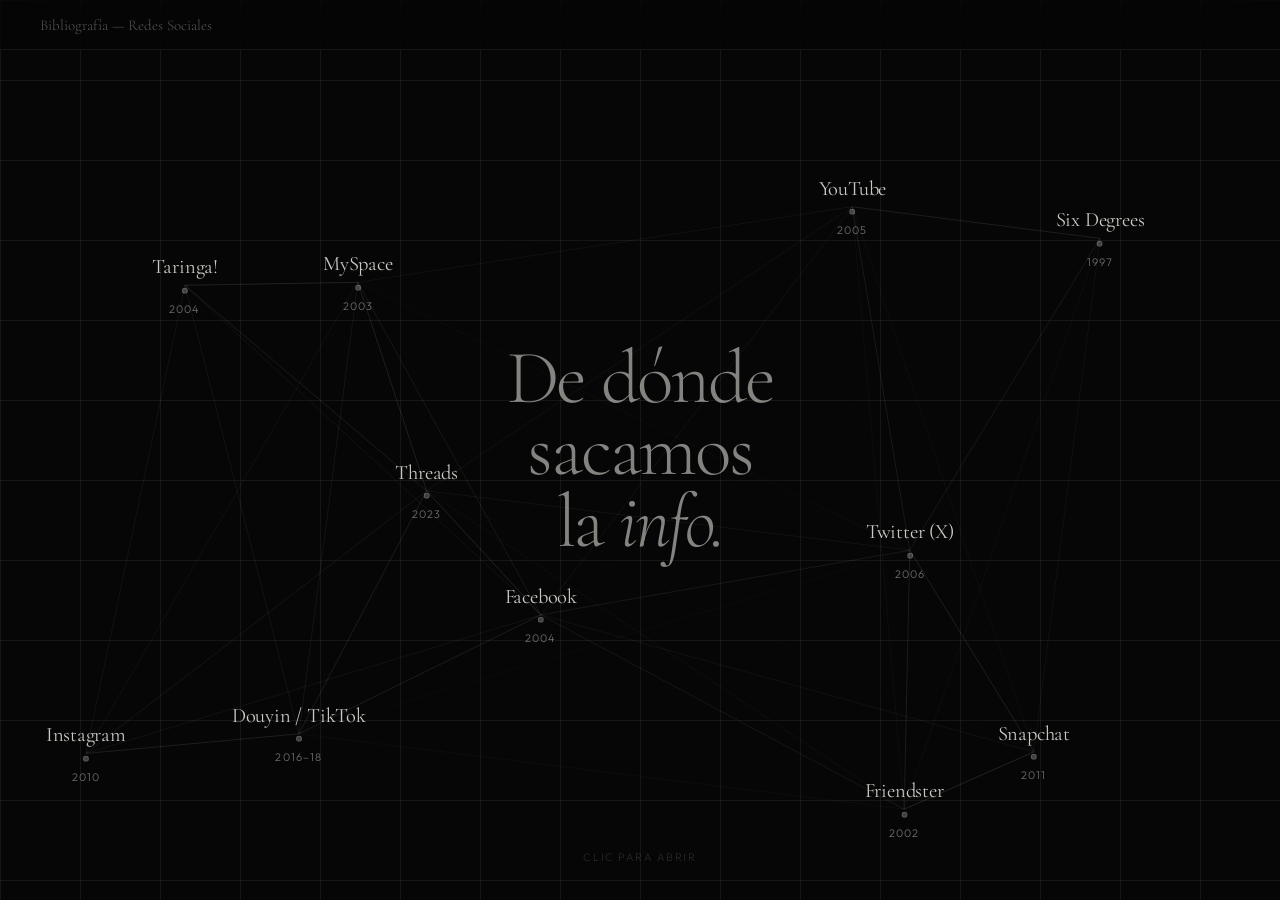
<file: html/info-redes.html>
<!DOCTYPE html>
<html lang="es">

<head>
    <meta charset="UTF-8">
    <meta name="viewport" content="width=device-width, initial-scale=1.0">
    <title>Fuentes</title>
    <link
        href="https://fonts.googleapis.com/css2?family=Cormorant+Garamond:ital,wght@0,300;0,400;1,300;1,400&family=Outfit:wght@200;300;400&display=swap"
        rel="stylesheet">
    <script src="https://cdnjs.cloudflare.com/ajax/libs/gsap/3.12.5/gsap.min.js"></script>
    <link rel="stylesheet" href="/styles/info-redes.css">
</head>

<body>

    <canvas id="c"></canvas>

    <nav>
        <span class="nav-l">Bibliografía — Redes Sociales</span>
    </nav>

    <div id="hint">
        <h1>De dónde<br>sacamos<br>la <em>info.</em></h1>
    </div>

    <div id="tooltip">
        <div id="tooltip-name"></div>
        <div id="tooltip-year"></div>
        <div id="tooltip-src-label">Fuente</div>
        <div id="tooltip-src">
            <svg viewBox="0 0 11 11" fill="none">
                <path d="M1.5 5.5h8M5.5 1.5l4 4-4 4" stroke="currentColor" stroke-width="1.2" stroke-linecap="round"
                    stroke-linejoin="round" />
            </svg>
            <span id="tooltip-src-text"></span>
        </div>
    </div>

    <div id="instruction">Clic para abrir</div>

    <script src="/js/info-redes.js"></script>
</body>

</html>
</file>
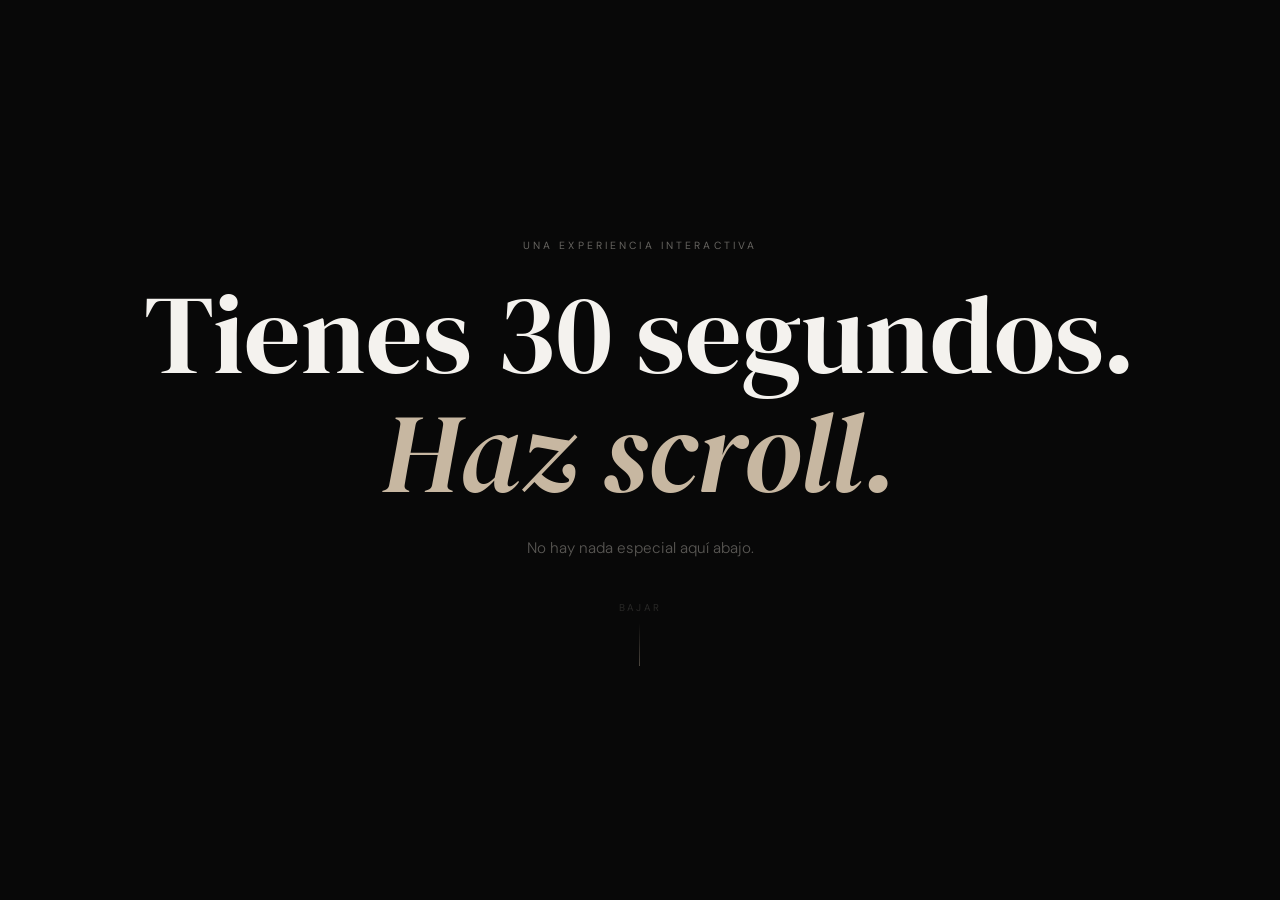
<file: html/juego.html>
<!DOCTYPE html>
<html lang="es">

<head>
    <meta charset="UTF-8">
    <meta name="viewport" content="width=device-width, initial-scale=1.0">
    <title>Juego Psicológico</title>
    <script src="https://cdnjs.cloudflare.com/ajax/libs/gsap/3.12.2/gsap.min.js"></script>
    <link rel="stylesheet" href="/styles/juego.css">nk
</head>

<body>

    <!-- INTRO -->
    <div id="intro">
        <div class="intro-eyebrow">Una experiencia interactiva</div>
        <div class="intro-title">Tienes 30 segundos.<br><em>Haz scroll.</em></div>
        <div class="intro-sub">No hay nada especial aquí abajo.</div>
        <div class="scroll-cta" id="scroll-cta">
            <span>Bajar</span>
            <div class="scroll-line"></div>
        </div>
    </div>

    <!-- FEED STAGE -->
    <div id="feed-stage">

        <!-- LEFT -->
        <div class="side-panel left">
            <div class="side-slot" id="sl-count">
                <div class="tw-counter" id="live-count">0</div>
                <div class="tw-label">publicaciones<br>vistas</div>
            </div>
            <div class="side-slot" id="sl-l1">
                <div class="tw-text" id="tw-l1"></div>
            </div>
            <div class="side-slot" id="sl-l2">
                <div class="tw-text" id="tw-l2"></div>
            </div>
            <div class="side-slot" id="sl-l3">
                <div class="tw-text" id="tw-l3"></div>
            </div>
        </div>

        <!-- PHONE -->
        <div id="phone-wrap">
            <div id="phone">
                <div id="feed-header">
                    <div class="feed-logo">momento</div>
                    <div class="feed-nav">
                        <svg viewBox="0 0 24 24">
                            <path d="M21 15a2 2 0 0 1-2 2H7l-4 4V5a2 2 0 0 1 2-2h14a2 2 0 0 1 2 2z" />
                        </svg>
                        <svg viewBox="0 0 24 24">
                            <path d="M18 8A6 6 0 0 0 6 8c0 7-3 9-3 9h18s-3-2-3-9" />
                            <path d="M13.73 21a2 2 0 0 1-3.46 0" />
                        </svg>
                        <div class="notif-dot"></div>
                    </div>
                </div>
                <div id="feed-scroll">
                    <div id="feed-container"></div>
                    <div id="feed-loader">
                        <div class="shimmer" style="width:78%"></div>
                        <div class="shimmer" style="width:54%"></div>
                        <div class="shimmer" style="width:68%"></div>
                    </div>
                </div>
            </div>
        </div>

        <!-- RIGHT -->
        <div class="side-panel right">
            <div class="side-slot" id="sl-timer">
                <div class="tw-counter" id="live-timer">0:00</div>
                <div class="tw-label">mirando<br>la pantalla</div>
            </div>
            <div class="side-slot" id="sl-r1">
                <div class="tw-text" id="tw-r1"></div>
            </div>
            <div class="side-slot" id="sl-r2">
                <div class="tw-text" id="tw-r2"></div>
            </div>
            <div class="side-slot" id="sl-r3">
                <div class="tw-text" id="tw-r3"></div>
            </div>
        </div>

    </div>

    <!-- INTERLUDE -->
    <div id="interlude">
        <div class="int-big" id="int-count">0</div>
        <div class="int-label">publicaciones. En minutos.</div>
        <div class="int-question">¿Recuerdas alguna?</div>
    </div>

    <!-- RECAP -->
    <div id="recap">

        <div class="recap-hero">
            <div class="recap-eyebrow">Mientras hacías scroll</div>
            <div class="recap-title">Momentos que<br><em>te perdiste</em></div>
            <div class="recap-sub">En el tiempo que pasaste aquí,<br>esto estaba ocurriendo afuera.</div>
        </div>

        <div class="stats-grid">
            <div class="stat-cell">
                <div class="stat-num" id="sc-posts">0</div>
                <div class="stat-desc">publicaciones<br>que ya olvidaste</div>
            </div>
            <div class="stat-cell">
                <div class="stat-num" id="sc-time">0<em> min</em></div>
                <div class="stat-desc">de tu vida<br>en esta experiencia</div>
            </div>
            <div class="stat-cell">
                <div class="stat-num">2<em> h</em></div>
                <div class="stat-desc">promedio diario<br>en redes sociales</div>
            </div>
            <div class="stat-cell">
                <div class="stat-num">30<em> días</em></div>
                <div class="stat-desc">al año mirando<br>una pantalla</div>
            </div>
        </div>

        <div class="moments-section">
            <div class="moments-label">Lo que no viste</div>

            <div class="moment-item">
                <div class="moment-num">01</div>
                <div class="moment-text">Un atardecer que<br><em>nadie fotografió</em></div>
            </div>
            <div class="moment-item">
                <div class="moment-num">02</div>
                <div class="moment-text">Tu perro te buscó.<br><em>No estabas.</em></div>
            </div>
            <div class="moment-item">
                <div class="moment-num">03</div>
                <div class="moment-text">Una conversación<br>que <em>empezó sin ti</em></div>
            </div>
            <div class="moment-item">
                <div class="moment-num">04</div>
                <div class="moment-text">El silencio de una noche<br><em>que ya no vuelve</em></div>
            </div>
            <div class="moment-item">
                <div class="moment-num">05</div>
                <div class="moment-text">Una risa que<br><em>no escuchaste</em></div>
            </div>
            <div class="moment-item">
                <div class="moment-num">06</div>
                <div class="moment-text">El mundo real,<br><em>siguiendo sin esperarte</em></div>
            </div>
        </div>

        <div class="recap-coda">
            <div class="coda-rule"></div>
            <div class="coda-main" id="coda-main">
                El feed siempre<br>tendrá <em>más contenido.</em><br>Tu vida, no.
            </div>
            <div class="coda-sub" id="coda-sub">El tiempo que tienes no se devuelve.</div>
        </div>

    </div>

    <script src="/js/juego.js"></script>
</body>

</html>
</file>
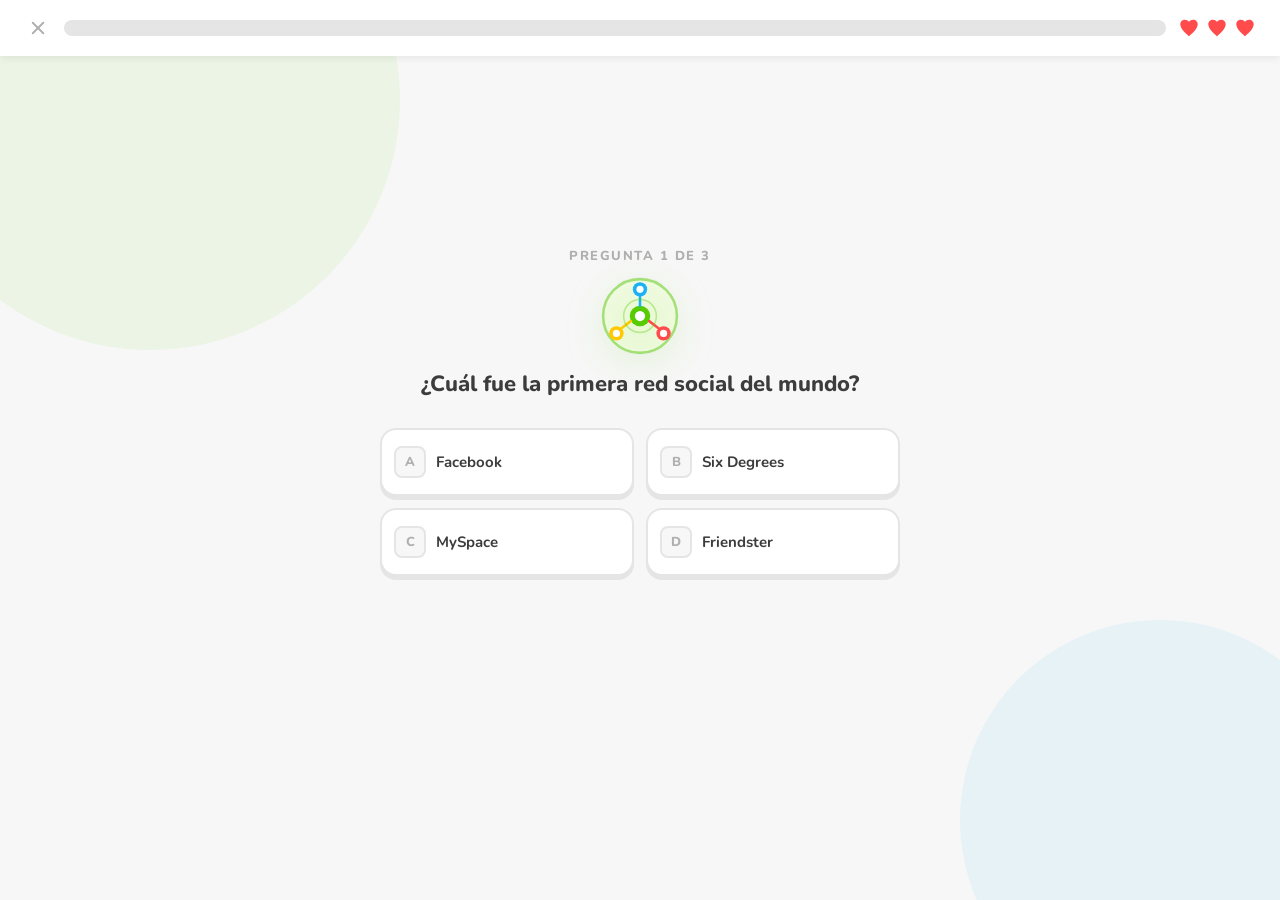
<file: html/quizz.html>
<!DOCTYPE html>
<html lang="es">

<head>
    <meta charset="UTF-8">
    <meta name="viewport" content="width=device-width, initial-scale=1.0">
    <title>Quizz</title>
    <link href="https://fonts.googleapis.com/css2?family=Nunito:wght@400;600;700;800;900&display=swap" rel="stylesheet">
    <script src="https://cdnjs.cloudflare.com/ajax/libs/gsap/3.12.5/gsap.min.js"></script>
    <link rel="stylesheet" href="/styles/quizz.css">
</head>

<body>

    <!-- ===== SVG SPRITE ===== -->
    <svg xmlns="http://www.w3.org/2000/svg" style="display:none">
        <symbol id="ic-close" viewBox="0 0 24 24">
            <line x1="5" y1="5" x2="19" y2="19" stroke="currentColor" stroke-width="2.5" stroke-linecap="round" />
            <line x1="19" y1="5" x2="5" y2="19" stroke="currentColor" stroke-width="2.5" stroke-linecap="round" />
        </symbol>
        <symbol id="ic-heart" viewBox="0 0 24 24">
            <path
                d="M12 21C12 21 2.5 14 2.5 8C2.5 5.24 4.74 3 7.5 3C9.3 3 10.9 3.9 12 5.3C13.1 3.9 14.7 3 16.5 3C19.26 3 21.5 5.24 21.5 8C21.5 14 12 21 12 21Z"
                fill="#ff4b4b" />
        </symbol>
        <symbol id="ic-heart-empty" viewBox="0 0 24 24">
            <path
                d="M12 21C12 21 2.5 14 2.5 8C2.5 5.24 4.74 3 7.5 3C9.3 3 10.9 3.9 12 5.3C13.1 3.9 14.7 3 16.5 3C19.26 3 21.5 5.24 21.5 8C21.5 14 12 21 12 21Z"
                fill="none" stroke="#ddd" stroke-width="2" />
        </symbol>
        <symbol id="ic-check" viewBox="0 0 24 24">
            <circle cx="12" cy="12" r="10" fill="currentColor" opacity=".15" />
            <circle cx="12" cy="12" r="10" fill="none" stroke="currentColor" stroke-width="2" />
            <polyline points="7,12.5 10.5,16.5 17,8.5" fill="none" stroke="currentColor" stroke-width="2.5"
                stroke-linecap="round" stroke-linejoin="round" />
        </symbol>
        <symbol id="ic-xmark" viewBox="0 0 24 24">
            <circle cx="12" cy="12" r="10" fill="currentColor" opacity=".15" />
            <circle cx="12" cy="12" r="10" fill="none" stroke="currentColor" stroke-width="2" />
            <line x1="8" y1="8" x2="16" y2="16" stroke="currentColor" stroke-width="2.5" stroke-linecap="round" />
            <line x1="16" y1="8" x2="8" y2="16" stroke="currentColor" stroke-width="2.5" stroke-linecap="round" />
        </symbol>
        <symbol id="ic-bolt" viewBox="0 0 24 24">
            <path d="M13 2L4 13.5H11L10 22L20 10.5H13.5L13 2Z" fill="#ffc800" stroke="#d4a100" stroke-width="1.2"
                stroke-linejoin="round" />
        </symbol>
        <symbol id="ic-star" viewBox="0 0 24 24">
            <path d="M12 2L15.1 8.3L22 9.3L17 14.1L18.2 21L12 17.8L5.8 21L7 14.1L2 9.3L8.9 8.3L12 2Z" fill="#1cb0f6"
                stroke="#0e98d5" stroke-width="1.2" stroke-linejoin="round" />
        </symbol>
        <symbol id="ic-flame" viewBox="0 0 24 24">
            <path
                d="M12 2C12 2 14.5 6 14.5 9.5C14.5 9.5 16.5 8 16.5 5.5C16.5 5.5 20 8.5 20 13C20 17.42 16.42 21 12 21C7.58 21 4 17.42 4 13C4 8 8 5 8 5C8 7 9.5 9 10 9C10 6.5 12 2 12 2Z"
                fill="#ff7b00" stroke="#cc5500" stroke-width="0.8" stroke-linejoin="round" />
            <path d="M12 21C10.3 21 9 19.5 9 17.5C9 15.5 11 14 12 12C13 14 15 15.5 15 17.5C15 19.5 13.7 21 12 21Z"
                fill="#ffc800" />
        </symbol>
        <symbol id="ic-share" viewBox="0 0 24 24">
            <circle cx="18" cy="5" r="3" fill="none" stroke="currentColor" stroke-width="1.8" />
            <circle cx="6" cy="12" r="3" fill="none" stroke="currentColor" stroke-width="1.8" />
            <circle cx="18" cy="19" r="3" fill="none" stroke="currentColor" stroke-width="1.8" />
            <line x1="8.6" y1="13.5" x2="15.4" y2="17.5" stroke="currentColor" stroke-width="1.8"
                stroke-linecap="round" />
            <line x1="15.4" y1="6.5" x2="8.6" y2="10.5" stroke="currentColor" stroke-width="1.8"
                stroke-linecap="round" />
        </symbol>
        <!-- MASCOT: social network signal icon -->
        <symbol id="ic-owl" viewBox="0 0 80 80">
            <!-- outer glow ring -->
            <circle cx="40" cy="40" r="36" fill="#edffd0" stroke="#58cc02" stroke-width="2.5" opacity=".5" />
            <!-- center node -->
            <circle cx="40" cy="40" r="10" fill="#58cc02" />
            <circle cx="40" cy="40" r="5" fill="white" />
            <!-- top node -->
            <circle cx="40" cy="14" r="7" fill="#1cb0f6" />
            <circle cx="40" cy="14" r="3.5" fill="white" />
            <!-- bottom-left node -->
            <circle cx="17" cy="57" r="7" fill="#ffc800" />
            <circle cx="17" cy="57" r="3.5" fill="white" />
            <!-- bottom-right node -->
            <circle cx="63" cy="57" r="7" fill="#ff4b4b" />
            <circle cx="63" cy="57" r="3.5" fill="white" />
            <!-- connection lines -->
            <line x1="40" y1="30" x2="40" y2="21" stroke="#1cb0f6" stroke-width="2.5" stroke-linecap="round" />
            <line x1="31" y1="45" x2="22" y2="52" stroke="#ffc800" stroke-width="2.5" stroke-linecap="round" />
            <line x1="49" y1="45" x2="58" y2="52" stroke="#ff4b4b" stroke-width="2.5" stroke-linecap="round" />
            <!-- pulse ring on center -->
            <circle cx="40" cy="40" r="16" fill="none" stroke="#58cc02" stroke-width="1.5" opacity=".35" />
        </symbol>
        <!-- TROPHY -->
        <symbol id="ic-trophy" viewBox="0 0 64 64">
            <rect x="22" y="52" width="20" height="5" rx="2" fill="#d4a100" />
            <rect x="17" y="57" width="30" height="5" rx="2.5" fill="#ffc800" />
            <path d="M15 8H49V33C49 43.5 41.3 52 32 52C22.7 52 15 43.5 15 33V8Z" fill="#ffc800" />
            <path d="M15 8H49V16H15Z" fill="white" opacity=".2" />
            <path d="M15 10C15 10 7 10 7 19C7 25 11.5 29 15 31" fill="none" stroke="#ffc800" stroke-width="4.5"
                stroke-linecap="round" />
            <path d="M49 10C49 10 57 10 57 19C57 25 52.5 29 49 31" fill="none" stroke="#ffc800" stroke-width="4.5"
                stroke-linecap="round" />
            <path d="M24 16C24 16 26 26 30 30" fill="none" stroke="white" stroke-width="2.5" stroke-linecap="round"
                opacity=".45" />
            <circle cx="41" cy="20" r="2" fill="white" opacity=".4" />
        </symbol>
        <!-- CELEBRATION BURST -->
        <symbol id="ic-burst" viewBox="0 0 80 80">
            <circle cx="40" cy="40" r="35" fill="#fff9e0" stroke="#ffc800" stroke-width="2" />
            <circle cx="20" cy="22" r="4" fill="#ff4b4b" />
            <circle cx="58" cy="18" r="3.5" fill="#1cb0f6" />
            <circle cx="65" cy="47" r="4" fill="#58cc02" />
            <circle cx="14" cy="54" r="3" fill="#ce82ff" />
            <circle cx="42" cy="11" r="3" fill="#ffc800" />
            <circle cx="60" cy="60" r="3" fill="#ff9500" />
            <path d="M40 20L44 32H56L46.5 39L50 51L40 44L30 51L33.5 39L24 32H36Z" fill="#ffc800" stroke="#d4a100"
                stroke-width="1" stroke-linejoin="round" />
            <path d="M20 33L21.5 37.5H26.5L22.5 40.2L24 44.7L20 42L16 44.7L17.5 40.2L13.5 37.5H18.5Z" fill="#ffc800"
                opacity=".65" transform="scale(0.85) translate(3 4)" />
            <path d="M60 33L61.5 37.5H66.5L62.5 40.2L64 44.7L60 42L56 44.7L57.5 40.2L53.5 37.5H58.5Z" fill="#ffc800"
                opacity=".65" transform="scale(0.85) translate(-7 4)" />
        </symbol>
    </svg>

    <!-- PROGRESS BAR -->
    <div class="progress-bar-wrap">
        <button class="close-btn" title="Cerrar">
            <svg width="18" height="18">
                <use href="#ic-close" />
            </svg>
        </button>
        <div class="progress-track">
            <div class="progress-fill" id="progressFill"></div>
        </div>
        <div class="hearts" id="hearts">
            <svg class="heart-svg" id="h1">
                <use href="#ic-heart" />
            </svg>
            <svg class="heart-svg" id="h2">
                <use href="#ic-heart" />
            </svg>
            <svg class="heart-svg" id="h3">
                <use href="#ic-heart" />
            </svg>
        </div>
    </div>

    <div class="confetti-container" id="confetti"></div>

    <!-- ===== SCREEN 1 ===== -->
    <div class="screen active" id="screen1">
        <p class="question-label">Pregunta 1 de 3</p>
        <svg class="mascot-svg">
            <use href="#ic-owl" />
        </svg>
        <p class="question-text">¿Cuál fue la primera red social del mundo?</p>
        <div class="options-grid">
            <button class="option-btn" data-q="1" data-correct="false"><span
                    class="option-letter">A</span>Facebook</button>
            <button class="option-btn" data-q="1" data-correct="true"><span class="option-letter">B</span>Six
                Degrees</button>
            <button class="option-btn" data-q="1" data-correct="false"><span
                    class="option-letter">C</span>MySpace</button>
            <button class="option-btn" data-q="1" data-correct="false"><span
                    class="option-letter">D</span>Friendster</button>
        </div>
        <div class="feedback-banner" id="fb1">
            <svg class="fb-icon" id="fbIcon1">
                <use href="#ic-check" />
            </svg>
            <div class="feedback-text">
                <span class="feedback-title" id="fbTitle1"></span>
                <span class="feedback-sub" id="fbSub1"></span>
            </div>
        </div>
        <button class="continue-btn green" id="cont1">Continuar</button>
    </div>

    <!-- ===== SCREEN 2 ===== -->
    <div class="screen" id="screen2">
        <p class="question-label">Pregunta 2 de 3</p>
        <svg class="mascot-svg">
            <use href="#ic-owl" />
        </svg>
        <p class="question-text">¿Cuál es la red social popular más reciente?</p>
        <div class="options-grid">
            <button class="option-btn" data-q="2" data-correct="false"><span
                    class="option-letter">A</span>BeReal</button>
            <button class="option-btn" data-q="2" data-correct="false"><span
                    class="option-letter">B</span>Threads</button>
            <button class="option-btn" data-q="2" data-correct="true"><span
                    class="option-letter">C</span>TikTok</button>
            <button class="option-btn" data-q="2" data-correct="false"><span
                    class="option-letter">D</span>Mastodon</button>
        </div>
        <div class="feedback-banner" id="fb2">
            <svg class="fb-icon" id="fbIcon2">
                <use href="#ic-check" />
            </svg>
            <div class="feedback-text">
                <span class="feedback-title" id="fbTitle2"></span>
                <span class="feedback-sub" id="fbSub2"></span>
            </div>
        </div>
        <button class="continue-btn green" id="cont2">Continuar</button>
    </div>

    <!-- ===== MIDPOINT ===== -->
    <div class="screen" id="screenMid">
        <div class="mid-screen">
            <div class="mid-icon-anim">
                <svg width="100" height="100">
                    <use href="#ic-burst" />
                </svg>
            </div>
            <div class="mid-badge">¡Increíble!</div>
            <p class="mid-title">Lo estás haciendo<br>muy bien, crack</p>
            <p class="mid-sub">Solo queda una pregunta. Demuestra que eres un experto en redes.</p>
            <div class="mid-stats">
                <div class="stat-box yellow">
                    <svg class="stat-icon">
                        <use href="#ic-bolt" />
                    </svg>
                    <div class="stat-num">×2</div>
                    <div class="stat-label">Racha</div>
                </div>
                <div class="stat-box blue">
                    <svg class="stat-icon">
                        <use href="#ic-star" />
                    </svg>
                    <div class="stat-num">XP</div>
                    <div class="stat-label">En forma</div>
                </div>
            </div>
            <button class="mid-btn" id="midContinue">Seguir</button>
        </div>
    </div>

    <!-- ===== SCREEN 3 ===== -->
    <div class="screen" id="screen3">
        <p class="question-label">Pregunta 3 de 3</p>
        <svg class="mascot-svg">
            <use href="#ic-owl" />
        </svg>
        <p class="question-text">¿Qué red social introdujo las "Historias" por primera vez?</p>
        <div class="options-grid">
            <button class="option-btn" data-q="3" data-correct="false"><span
                    class="option-letter">A</span>Instagram</button>
            <button class="option-btn" data-q="3" data-correct="true"><span
                    class="option-letter">B</span>Snapchat</button>
            <button class="option-btn" data-q="3" data-correct="false"><span
                    class="option-letter">C</span>WhatsApp</button>
            <button class="option-btn" data-q="3" data-correct="false"><span
                    class="option-letter">D</span>Facebook</button>
        </div>
        <div class="feedback-banner" id="fb3">
            <svg class="fb-icon" id="fbIcon3">
                <use href="#ic-check" />
            </svg>
            <div class="feedback-text">
                <span class="feedback-title" id="fbTitle3"></span>
                <span class="feedback-sub" id="fbSub3"></span>
            </div>
        </div>
        <button class="continue-btn green" id="cont3">Ver resultados</button>
    </div>

    <!-- ===== FINAL ===== -->
    <div class="screen" id="screenFinal">
        <div class="final-screen">
            <div class="trophy-wrap">
                <div class="trophy-ring"></div>
                <div class="trophy-ring-2"></div>
                <svg class="trophy-svg-el">
                    <use href="#ic-trophy" />
                </svg>
            </div>
            <p class="mid-badge">Lección completada</p>
            <p class="final-title">Eres un crack<br>de las redes</p>
            <p class="final-sub" id="finalSub">Lo hiciste excelente. Seguí aprendiendo para desbloquear nuevos temas.
            </p>
            <div class="final-stats">
                <div class="fstat gold">
                    <svg class="fstat-icon">
                        <use href="#ic-star" />
                    </svg>
                    <div class="fstat-num" id="scoreNum">0/3</div>
                    <div class="fstat-label">Correctas</div>
                </div>
                <div class="fstat green">
                    <svg class="fstat-icon">
                        <use href="#ic-bolt" />
                    </svg>
                    <div class="fstat-num" id="xpNum">+30</div>
                    <div class="fstat-label">XP ganado</div>
                </div>
                <div class="fstat purple">
                    <svg class="fstat-icon">
                        <use href="#ic-flame" />
                    </svg>
                    <div class="fstat-num">1</div>
                    <div class="fstat-label">Racha</div>
                </div>
            </div>
            <button class="restart-btn" id="restartBtn">Jugar de nuevo</button>
            <button class="restart-outline" id="shareBtn">
                <svg class="share-icon">
                    <use href="#ic-share" />
                </svg>
                Compartir resultado
            </button>
        </div>
    </div>

    <script src="/js/quizz.js"></script>
</body>

</html>
</file>
<file: styles/info-redes.css>
*,
        *::before,
        *::after {
            box-sizing: border-box;
            margin: 0;
            padding: 0;
        }

        :root {
            --bg: #060606;
            --ink: #eeebe5;
            --mid: rgba(238, 235, 229, 0.35);
            --line: rgba(238, 235, 229, 0.07);
            --accent: #0071e3;
            --serif: 'Cormorant Garamond', serif;
            --sans: 'Outfit', sans-serif;
        }

        html,
        body {
            width: 100%;
            height: 100%;
            background: var(--bg);
            color: var(--ink);
            font-family: var(--sans);
            -webkit-font-smoothing: antialiased;
            overflow: hidden;
        }

        /* subtle grid bg */
        body::before {
            content: '';
            position: fixed;
            inset: 0;
            background-image:
                linear-gradient(var(--line) 1px, transparent 1px),
                linear-gradient(90deg, var(--line) 1px, transparent 1px);
            background-size: 80px 80px;
            pointer-events: none;
            z-index: 0;
        }

        canvas {
            position: fixed;
            inset: 0;
            z-index: 0;
            pointer-events: none;
        }

        /* ── NAV ── */
        nav {
            position: fixed;
            top: 0;
            left: 0;
            right: 0;
            z-index: 50;
            height: 50px;
            display: flex;
            align-items: center;
            justify-content: space-between;
            padding: 0 40px;
            border-bottom: 1px solid var(--line);
            background: rgba(6, 6, 6, 0.7);
            backdrop-filter: blur(20px);
        }

        .nav-l {
            font-family: var(--serif);
            font-size: 15px;
            font-weight: 300;
            color: var(--mid);
        }

        .nav-r {
            font-size: 11px;
            font-weight: 200;
            color: var(--mid);
            letter-spacing: 0.14em;
            text-transform: uppercase;
        }

        /* ── NODES ── */
        .node {
            position: fixed;
            transform: translate(-50%, -50%);
            z-index: 10;
            display: flex;
            flex-direction: column;
            align-items: center;
            gap: 8px;
            cursor: pointer;
            opacity: 0;
        }

        .node-dot {
            width: 6px;
            height: 6px;
            border-radius: 50%;
            background: rgba(238, 235, 229, 0.25);
            border: 1px solid rgba(238, 235, 229, 0.15);
            transition: background 0.3s, transform 0.3s, border-color 0.3s;
            flex-shrink: 0;
        }

        .node:hover .node-dot {
            background: var(--accent);
            border-color: var(--accent);
            transform: scale(2);
        }

        .node.visited .node-dot {
            background: rgba(0, 113, 227, 0.4);
            border-color: rgba(0, 113, 227, 0.6);
        }

        .node-label {
            font-family: var(--serif);
            font-size: clamp(16px, 1.6vw, 22px);
            font-weight: 400;
            letter-spacing: -0.01em;
            color: rgba(238, 235, 229, 0.85);
            white-space: nowrap;
            transition: color 0.3s;
            text-align: center;
            line-height: 1.2;
            pointer-events: none;
            user-select: none;
        }

        .node-year {
            font-size: 11px;
            font-weight: 300;
            color: rgba(238, 235, 229, 0.45);
            letter-spacing: 0.1em;
            pointer-events: none;
            user-select: none;
            transition: color 0.3s;
        }

        .node:hover .node-label {
            color: var(--ink);
        }

        .node:hover .node-year {
            color: var(--mid);
        }

        /* ── TOOLTIP ── */
        #tooltip {
            position: fixed;
            z-index: 100;
            pointer-events: none;
            opacity: 0;
            transform: translate(-50%, calc(-100% - 20px));
            background: rgba(10, 10, 10, 0.95);
            border: 1px solid rgba(0, 113, 227, 0.35);
            border-radius: 12px;
            padding: 16px 20px;
            min-width: 220px;
            max-width: 300px;
            backdrop-filter: blur(20px);
        }

        #tooltip-name {
            font-family: var(--serif);
            font-size: 22px;
            font-weight: 400;
            letter-spacing: -0.02em;
            color: var(--ink);
            margin-bottom: 4px;
            line-height: 1;
        }

        #tooltip-year {
            font-size: 11px;
            font-weight: 200;
            color: var(--mid);
            letter-spacing: 0.1em;
            margin-bottom: 12px;
        }

        #tooltip-src-label {
            font-size: 9px;
            font-weight: 400;
            letter-spacing: 0.16em;
            text-transform: uppercase;
            color: rgba(238, 235, 229, 0.25);
            margin-bottom: 4px;
        }

        #tooltip-src {
            font-family: var(--serif);
            font-size: 15px;
            font-style: italic;
            font-weight: 300;
            color: var(--accent);
            display: flex;
            align-items: center;
            gap: 6px;
        }

        #tooltip-src svg {
            width: 11px;
            height: 11px;
            flex-shrink: 0;
        }

        /* ── CENTER HINT ── */
        #hint {
            position: fixed;
            top: 50%;
            left: 50%;
            transform: translate(-50%, -50%);
            text-align: center;
            z-index: 5;
            pointer-events: none;
        }

        #hint h1 {
            font-family: var(--serif);
            font-size: clamp(40px, 6vw, 76px);
            font-weight: 300;
            line-height: 0.95;
            letter-spacing: -0.03em;
            color: rgba(238, 235, 229, 0.55);
            user-select: none;
        }

        #hint h1 em {
            font-style: italic;
        }

        #instruction {
            position: fixed;
            bottom: 36px;
            left: 50%;
            transform: translateX(-50%);
            font-size: 11px;
            font-weight: 200;
            color: rgba(238, 235, 229, 0.2);
            letter-spacing: 0.14em;
            text-transform: uppercase;
            z-index: 50;
            opacity: 0;
            white-space: nowrap;
        }

        html {
            scroll-behavior: smooth;
        }
</file>
<file: styles/juego.css>
@import url('https://fonts.googleapis.com/css2?family=DM+Serif+Display:ital@0;1&family=DM+Sans:opsz,wght@9..40,300;9..40,400;9..40,500&display=swap');

        *,
        *::before,
        *::after {
            box-sizing: border-box;
            margin: 0;
            padding: 0;
        }

        :root {
            --white: #f5f3ef;
            --black: #080808;
            --gray: #666460;
            --light: #e8e5e0;
            --accent: #c8b8a2;
            --red: #d4522a;
            --feed-bg: #fafaf8;
        }

        html,
        body {
            font-family: 'DM Sans', sans-serif;
            background: var(--black);
            color: var(--white);
            overflow: hidden;
            width: 100%;
            height: 100%;
        }

        /* ═══════════════════════════════
   INTRO
═══════════════════════════════ */
        #intro {
            position: fixed;
            inset: 0;
            z-index: 100;
            background: var(--black);
            display: flex;
            flex-direction: column;
            align-items: center;
            justify-content: center;
            gap: 1.5rem;
        }

        .intro-eyebrow {
            font-size: 0.65rem;
            letter-spacing: 0.3em;
            text-transform: uppercase;
            color: var(--gray);
        }

        .intro-title {
            font-family: 'DM Serif Display', serif;
            font-size: clamp(3rem, 9vw, 7rem);
            text-align: center;
            line-height: 1.05;
            color: var(--white);
        }

        .intro-title em {
            font-style: italic;
            color: var(--accent);
        }

        .intro-sub {
            font-size: 0.95rem;
            color: var(--gray);
            font-weight: 300;
        }

        .scroll-cta {
            margin-top: 1rem;
            display: flex;
            flex-direction: column;
            align-items: center;
            gap: 0.5rem;
            animation: float 2.2s ease-in-out infinite;
            cursor: pointer;
        }

        .scroll-cta span {
            font-size: 0.62rem;
            letter-spacing: 0.22em;
            text-transform: uppercase;
            color: var(--gray);
        }

        .scroll-line {
            width: 1px;
            height: 44px;
            background: linear-gradient(to bottom, transparent, var(--accent));
        }

        @keyframes float {

            0%,
            100% {
                transform: translateY(0)
            }

            50% {
                transform: translateY(7px)
            }
        }

        /* ═══════════════════════════════
   FEED STAGE
═══════════════════════════════ */
        #feed-stage {
            position: fixed;
            inset: 0;
            z-index: 10;
            background: var(--black);
            display: flex;
            align-items: center;
            justify-content: center;
            opacity: 0;
            pointer-events: none;
            transition: opacity 0.7s ease;
        }

        #feed-stage.visible {
            opacity: 1;
            pointer-events: all;
        }

        /* Side panels */
        .side-panel {
            flex: 1;
            height: 100%;
            display: flex;
            flex-direction: column;
            justify-content: center;
            position: relative;
            overflow: hidden;
            padding: 2rem 2rem;
        }

        .side-panel.left {
            align-items: flex-end;
        }

        .side-panel.right {
            align-items: flex-start;
        }

        .side-slot {
            position: absolute;
            width: calc(100% - 4rem);
            opacity: 0;
            pointer-events: none;
            top: 50%;
            transform: translateY(-50%);
        }

        .side-panel.left .side-slot {
            right: 2rem;
            text-align: right;
        }

        .side-panel.right .side-slot {
            left: 2rem;
            text-align: left;
        }

        .side-slot.active {
            pointer-events: all;
        }

        /* Big typewriter text */
        .tw-text {
            font-family: 'DM Serif Display', serif;
            font-size: clamp(1.6rem, 3.2vw, 3rem);
            line-height: 1.18;
            color: var(--white);
        }

        .tw-text em {
            font-style: italic;
            color: var(--accent);
        }

        .tw-counter {
            font-family: 'DM Serif Display', serif;
            font-size: clamp(3.5rem, 8vw, 7.5rem);
            line-height: 0.9;
            color: var(--white);
        }

        .tw-label {
            font-size: clamp(0.6rem, 0.9vw, 0.78rem);
            color: var(--gray);
            letter-spacing: 0.12em;
            text-transform: uppercase;
            margin-top: 0.7rem;
        }

        .tw-cursor {
            display: inline-block;
            width: 3px;
            height: 0.82em;
            background: var(--accent);
            margin-left: 2px;
            vertical-align: text-bottom;
            animation: blink 0.85s step-end infinite;
        }

        @keyframes blink {

            0%,
            100% {
                opacity: 1
            }

            50% {
                opacity: 0
            }
        }

        /* Phone */
        #phone-wrap {
            flex-shrink: 0;
            width: min(360px, 40vw);
        }

        #phone {
            width: 100%;
            height: min(720px, 86vh);
            border-radius: 2.6rem;
            overflow: hidden;
            background: var(--feed-bg);
            box-shadow:
                0 0 0 1px rgba(255, 255, 255, 0.07),
                0 50px 130px rgba(0, 0, 0, 0.95),
                inset 0 1px 0 rgba(255, 255, 255, 0.1);
            position: relative;
        }

        #feed-header {
            position: absolute;
            top: 0;
            left: 0;
            right: 0;
            z-index: 20;
            height: 52px;
            background: var(--feed-bg);
            border-bottom: 1px solid var(--light);
            display: flex;
            align-items: center;
            justify-content: space-between;
            padding: 0 1.1rem;
            border-radius: 2.6rem 2.6rem 0 0;
        }

        .feed-logo {
            font-family: 'DM Serif Display', serif;
            font-size: 1.2rem;
            color: var(--black);
        }

        .feed-nav {
            display: flex;
            gap: 0.85rem;
            align-items: center;
        }

        .feed-nav svg {
            width: 18px;
            height: 18px;
            stroke: var(--black);
            fill: none;
            stroke-width: 1.8;
        }

        .notif-dot {
            width: 7px;
            height: 7px;
            border-radius: 50%;
            background: var(--red);
            margin-left: -8px;
            margin-top: -11px;
            animation: pulsedot 2s ease-in-out infinite;
        }

        @keyframes pulsedot {

            0%,
            100% {
                transform: scale(1)
            }

            50% {
                transform: scale(1.5)
            }
        }

        #feed-scroll {
            position: absolute;
            top: 52px;
            bottom: 0;
            left: 0;
            right: 0;
            overflow-y: scroll;
            -webkit-overflow-scrolling: touch;
        }

        #feed-scroll::-webkit-scrollbar {
            display: none;
        }

        .post {
            background: var(--feed-bg);
            border-bottom: 7px solid var(--light);
            opacity: 0;
            transform: translateY(14px);
            transition: opacity 0.3s ease, transform 0.3s ease;
        }

        .post.visible {
            opacity: 1;
            transform: none;
        }

        .post-header {
            display: flex;
            align-items: center;
            padding: 0.65rem 0.85rem;
            gap: 0.5rem;
        }

        .avatar {
            width: 30px;
            height: 30px;
            border-radius: 50%;
            overflow: hidden;
            flex-shrink: 0;
        }

        .avatar svg {
            width: 100%;
            height: 100%;
        }

        .post-meta {
            flex: 1;
        }

        .post-username {
            font-size: 0.76rem;
            font-weight: 500;
            color: var(--black);
        }

        .post-location {
            font-size: 0.6rem;
            color: var(--gray);
            margin-top: 1px;
        }

        .post-more {
            color: var(--gray);
        }

        .post-image {
            width: 100%;
            aspect-ratio: 4/3;
            background: var(--light);
            overflow: hidden;
        }

        .post-image svg {
            width: 100%;
            height: 100%;
        }

        .post-actions {
            display: flex;
            align-items: center;
            padding: 0.5rem 0.85rem;
            gap: 0.9rem;
        }

        .action-btn {
            display: flex;
            align-items: center;
            gap: 0.25rem;
            background: none;
            border: none;
            cursor: pointer;
            font-size: 0.68rem;
            color: var(--gray);
            transition: color 0.18s;
        }

        .action-btn svg {
            width: 16px;
            height: 16px;
            stroke: currentColor;
            fill: none;
            stroke-width: 1.8;
        }

        .action-btn:hover {
            color: var(--red);
        }

        .post-likes {
            font-size: 0.74rem;
            font-weight: 500;
            color: var(--black);
            padding: 0 0.85rem 0.12rem;
        }

        .post-caption {
            font-size: 0.74rem;
            line-height: 1.5;
            color: var(--black);
            padding: 0.1rem 0.85rem 0.65rem;
        }

        .post-caption strong {
            font-weight: 500;
        }

        .post-time {
            font-size: 0.6rem;
            color: var(--gray);
            text-transform: uppercase;
            letter-spacing: 0.06em;
            padding: 0 0.85rem 0.6rem;
        }

        #feed-loader {
            padding: 1.4rem;
            display: flex;
            flex-direction: column;
            gap: 0.45rem;
        }

        .shimmer {
            height: 8px;
            border-radius: 4px;
            background: linear-gradient(90deg, var(--light) 25%, #e0ddd7 50%, var(--light) 75%);
            background-size: 200% 100%;
            animation: shimmer 1.4s infinite;
        }

        @keyframes shimmer {
            0% {
                background-position: 200% 0
            }

            100% {
                background-position: -200% 0
            }
        }

        /* ═══════════════════════════════
   INTERLUDE
═══════════════════════════════ */
        #interlude {
            position: fixed;
            inset: 0;
            z-index: 200;
            background: var(--black);
            display: flex;
            flex-direction: column;
            align-items: center;
            justify-content: center;
            padding: 3rem;
            text-align: center;
            opacity: 0;
            pointer-events: none;
        }

        #interlude.active {
            pointer-events: all;
        }

        .int-big {
            font-family: 'DM Serif Display', serif;
            font-size: clamp(5rem, 16vw, 13rem);
            line-height: 0.86;
            color: var(--white);
        }

        .int-label {
            font-size: clamp(0.8rem, 1.5vw, 1.1rem);
            color: var(--gray);
            letter-spacing: 0.12em;
            text-transform: uppercase;
            margin-top: 1.8rem;
            font-weight: 300;
        }

        .int-question {
            font-family: 'DM Serif Display', serif;
            font-style: italic;
            font-size: clamp(1.4rem, 3.5vw, 2.8rem);
            color: var(--white);
            margin-top: 3rem;
            line-height: 1.3;
            max-width: 600px;
        }

        /* ═══════════════════════════════
   RECAP
═══════════════════════════════ */
        #recap {
            position: fixed;
            inset: 0;
            z-index: 300;
            background: var(--black);
            overflow-y: auto;
            opacity: 0;
            pointer-events: none;
        }

        #recap::-webkit-scrollbar {
            display: none;
        }

        #recap.active {
            pointer-events: all;
        }

        .recap-hero {
            min-height: 100vh;
            display: flex;
            flex-direction: column;
            align-items: center;
            justify-content: center;
            padding: 4rem 2rem;
            text-align: center;
            border-bottom: 1px solid rgba(255, 255, 255, 0.06);
        }

        .recap-eyebrow {
            font-size: 0.62rem;
            letter-spacing: 0.3em;
            text-transform: uppercase;
            color: var(--gray);
            margin-bottom: 2.5rem;
        }

        .recap-title {
            font-family: 'DM Serif Display', serif;
            font-size: clamp(2.8rem, 7.5vw, 6.5rem);
            line-height: 1.08;
            color: var(--white);
            margin-bottom: 1.2rem;
        }

        .recap-title em {
            font-style: italic;
            color: var(--accent);
        }

        .recap-sub {
            font-size: clamp(0.9rem, 1.8vw, 1.15rem);
            color: var(--gray);
            font-weight: 300;
            max-width: 500px;
            line-height: 1.7;
        }

        /* Stats */
        .stats-grid {
            display: grid;
            grid-template-columns: repeat(auto-fit, minmax(210px, 1fr));
            gap: 1px;
            background: rgba(255, 255, 255, 0.05);
            border-top: 1px solid rgba(255, 255, 255, 0.05);
            border-bottom: 1px solid rgba(255, 255, 255, 0.05);
        }

        .stat-cell {
            background: var(--black);
            padding: 3.5rem 2rem;
            text-align: center;
            opacity: 0;
            transform: translateY(22px);
            transition: opacity 0.65s ease, transform 0.65s ease;
        }

        .stat-cell.appear {
            opacity: 1;
            transform: none;
        }

        .stat-num {
            font-family: 'DM Serif Display', serif;
            font-size: clamp(3.2rem, 7vw, 5.8rem);
            line-height: 0.88;
            color: var(--white);
        }

        .stat-num em {
            font-style: normal;
            color: var(--accent);
        }

        .stat-desc {
            font-size: 0.76rem;
            color: var(--gray);
            letter-spacing: 0.08em;
            text-transform: uppercase;
            margin-top: 0.9rem;
            line-height: 1.6;
        }

        /* Moments */
        .moments-section {
            max-width: 660px;
            margin: 0 auto;
            padding: 6rem 2rem;
        }

        .moments-label {
            font-size: 0.62rem;
            letter-spacing: 0.3em;
            text-transform: uppercase;
            color: var(--gray);
            margin-bottom: 3.5rem;
            text-align: center;
        }

        .moment-item {
            display: flex;
            align-items: baseline;
            gap: 1.8rem;
            padding: 2rem 0;
            border-bottom: 1px solid rgba(255, 255, 255, 0.055);
            opacity: 0;
            transform: translateX(-24px);
            transition: opacity 0.7s ease, transform 0.7s ease;
        }

        .moment-item.appear {
            opacity: 1;
            transform: none;
        }

        .moment-num {
            font-family: 'DM Serif Display', serif;
            font-size: 1.1rem;
            color: rgba(255, 255, 255, 0.1);
            flex-shrink: 0;
            width: 2.2rem;
        }

        .moment-text {
            font-family: 'DM Serif Display', serif;
            font-size: clamp(1.4rem, 3vw, 2.1rem);
            color: var(--white);
            line-height: 1.28;
        }

        .moment-text em {
            font-style: italic;
            color: var(--accent);
        }

        /* Coda */
        .recap-coda {
            min-height: 100vh;
            display: flex;
            flex-direction: column;
            align-items: center;
            justify-content: center;
            padding: 4rem 2rem;
            text-align: center;
        }

        .coda-rule {
            width: 48px;
            height: 1px;
            background: var(--accent);
            opacity: 0.35;
            margin: 0 auto 3.5rem;
        }

        .coda-main {
            font-family: 'DM Serif Display', serif;
            font-size: clamp(2.2rem, 5.5vw, 4.5rem);
            color: var(--white);
            line-height: 1.18;
            max-width: 580px;
            margin-bottom: 2.5rem;
            opacity: 0;
            transform: translateY(26px);
            transition: opacity 1s ease, transform 1s ease;
        }

        .coda-main.appear {
            opacity: 1;
            transform: none;
        }

        .coda-main em {
            font-style: italic;
            color: var(--accent);
        }

        .coda-sub {
            font-size: 0.76rem;
            letter-spacing: 0.2em;
            text-transform: uppercase;
            color: var(--gray);
            opacity: 0;
            transition: opacity 1s ease 0.6s;
        }

        .coda-sub.appear {
            opacity: 1;
        }

        html {
            scroll-behavior: smooth;
        }
</file>
<file: styles/quizz.css>
:root {
            --green: #58cc02;
            --green-dark: #46a302;
            --green-shadow: #3a8502;
            --blue: #1cb0f6;
            --blue-dark: #0e98d5;
            --red: #ff4b4b;
            --red-dark: #d93025;
            --yellow: #ffc800;
            --purple: #ce82ff;
            --bg: #f7f7f7;
            --text: #3c3c3c;
            --muted: #afafaf;
            --border: #e5e5e5;
            --radius: 16px;
        }

        * {
            margin: 0;
            padding: 0;
            box-sizing: border-box;
        }

        body {
            font-family: 'Nunito', sans-serif;
            background: var(--bg);
            color: var(--text);
            min-height: 100vh;
            display: flex;
            flex-direction: column;
            align-items: center;
            justify-content: center;
            overflow: hidden;
            position: relative;
        }

        body::before,
        body::after {
            content: '';
            position: fixed;
            border-radius: 50%;
            opacity: 0.07;
            pointer-events: none;
            z-index: 0;
        }

        body::before {
            width: 500px;
            height: 500px;
            background: var(--green);
            top: -150px;
            left: -100px;
        }

        body::after {
            width: 400px;
            height: 400px;
            background: var(--blue);
            bottom: -120px;
            right: -80px;
        }

        /* PROGRESS */
        .progress-bar-wrap {
            position: fixed;
            top: 0;
            left: 0;
            right: 0;
            padding: 14px 24px;
            display: flex;
            align-items: center;
            gap: 12px;
            background: white;
            box-shadow: 0 2px 8px rgba(0, 0, 0, 0.07);
            z-index: 100;
        }

        .close-btn {
            background: none;
            border: none;
            cursor: pointer;
            color: var(--muted);
            display: flex;
            align-items: center;
            justify-content: center;
            width: 28px;
            height: 28px;
            border-radius: 6px;
            transition: color .2s, background .2s;
        }

        .close-btn:hover {
            color: var(--red);
            background: #fff0f0;
        }

        .progress-track {
            flex: 1;
            height: 16px;
            background: var(--border);
            border-radius: 99px;
            overflow: hidden;
        }

        .progress-fill {
            height: 100%;
            background: linear-gradient(90deg, var(--green), #7de800);
            border-radius: 99px;
            width: 0%;
            transition: width 0.6s cubic-bezier(.4, 0, .2, 1);
            position: relative;
        }

        .progress-fill::after {
            content: '';
            position: absolute;
            right: 0;
            top: 0;
            bottom: 0;
            width: 30px;
            background: rgba(255, 255, 255, 0.35);
            border-radius: 99px;
        }

        .hearts {
            display: flex;
            gap: 6px;
            align-items: center;
        }

        .heart-svg {
            width: 22px;
            height: 22px;
            transition: opacity .3s;
        }

        .heart-svg.lost {
            opacity: 0.2;
        }

        /* SCREENS */
        .screen {
            position: absolute;
            width: 100%;
            max-width: 580px;
            padding: 100px 24px 24px;
            display: flex;
            flex-direction: column;
            align-items: center;
            opacity: 0;
            pointer-events: none;
            z-index: 10;
        }

        .screen.active {
            opacity: 1;
            pointer-events: all;
        }

        /* QUESTION */
        .question-label {
            font-size: 13px;
            font-weight: 800;
            color: var(--muted);
            letter-spacing: 1.5px;
            text-transform: uppercase;
            margin-bottom: 10px;
        }

        .mascot-svg {
            width: 82px;
            height: 82px;
            margin-bottom: 12px;
            filter: drop-shadow(0 8px 20px rgba(88, 204, 2, 0.2));
        }

        .question-text {
            font-size: 22px;
            font-weight: 800;
            text-align: center;
            line-height: 1.4;
            max-width: 480px;
            margin-bottom: 28px;
        }

        .options-grid {
            display: grid;
            grid-template-columns: 1fr 1fr;
            gap: 12px;
            width: 100%;
            max-width: 520px;
            margin-bottom: 20px;
        }

        .option-btn {
            background: white;
            border: 2.5px solid var(--border);
            border-radius: var(--radius);
            padding: 16px 12px;
            font-family: 'Nunito', sans-serif;
            font-size: 15px;
            font-weight: 700;
            color: var(--text);
            cursor: pointer;
            display: flex;
            align-items: center;
            gap: 10px;
            text-align: left;
            transition: border-color .15s, background .15s, transform .1s;
            box-shadow: 0 4px 0 var(--border);
            user-select: none;
        }

        .option-btn:hover:not(:disabled) {
            border-color: var(--blue);
            background: #f0f8ff;
            transform: translateY(-2px);
            box-shadow: 0 6px 0 #c5e8f8;
        }

        .option-btn:active:not(:disabled) {
            transform: translateY(2px);
            box-shadow: 0 2px 0 var(--border);
        }

        .option-letter {
            min-width: 32px;
            height: 32px;
            border-radius: 8px;
            background: var(--bg);
            border: 2px solid var(--border);
            display: flex;
            align-items: center;
            justify-content: center;
            font-size: 13px;
            font-weight: 800;
            color: var(--muted);
            transition: all .15s;
            flex-shrink: 0;
        }

        .option-btn:hover:not(:disabled) .option-letter {
            background: var(--blue);
            border-color: var(--blue);
            color: white;
        }

        .option-btn.correct {
            border-color: var(--green);
            background: #edffd0;
            box-shadow: 0 4px 0 var(--green-shadow);
        }

        .option-btn.correct .option-letter {
            background: var(--green);
            border-color: var(--green);
            color: white;
        }

        .option-btn.wrong {
            border-color: var(--red);
            background: #fff0f0;
            box-shadow: 0 4px 0 #c22;
        }

        .option-btn.wrong .option-letter {
            background: var(--red);
            border-color: var(--red);
            color: white;
        }

        .option-btn:disabled {
            cursor: default;
        }

        /* FEEDBACK */
        .feedback-banner {
            width: 100%;
            max-width: 520px;
            border-radius: var(--radius);
            padding: 16px 20px;
            font-size: 16px;
            font-weight: 800;
            display: flex;
            align-items: center;
            gap: 12px;
            opacity: 0;
            transform: translateY(20px);
            margin-bottom: 12px;
        }

        .feedback-banner.correct {
            background: #d7ffb8;
            color: var(--green-dark);
        }

        .feedback-banner.wrong {
            background: #ffd9d9;
            color: var(--red-dark);
        }

        .fb-icon {
            width: 34px;
            height: 34px;
            flex-shrink: 0;
        }

        .feedback-text {
            display: flex;
            flex-direction: column;
            gap: 2px;
        }

        .feedback-title {
            font-size: 18px;
        }

        .feedback-sub {
            font-size: 13px;
            font-weight: 600;
            opacity: .8;
        }

        /* CONTINUE BTN */
        .continue-btn {
            width: 100%;
            max-width: 520px;
            padding: 16px;
            border-radius: var(--radius);
            border: none;
            font-family: 'Nunito', sans-serif;
            font-size: 17px;
            font-weight: 800;
            letter-spacing: .5px;
            cursor: pointer;
            text-transform: uppercase;
            transition: transform .1s, box-shadow .1s;
            opacity: 0;
            pointer-events: none;
        }

        .continue-btn.green {
            background: var(--green);
            color: white;
            box-shadow: 0 5px 0 var(--green-shadow);
        }

        .continue-btn.red {
            background: var(--red);
            color: white;
            box-shadow: 0 5px 0 #a00;
        }

        .continue-btn:hover {
            transform: translateY(-2px);
        }

        .continue-btn:active {
            transform: translateY(3px);
        }

        .continue-btn.visible {
            opacity: 1;
            pointer-events: all;
        }

        /* MIDPOINT */
        .mid-screen {
            text-align: center;
            display: flex;
            flex-direction: column;
            align-items: center;
            gap: 14px;
        }

        .mid-icon-anim {
            animation: float 3s ease-in-out infinite;
        }

        @keyframes float {

            0%,
            100% {
                transform: translateY(0)
            }

            50% {
                transform: translateY(-12px)
            }
        }

        .mid-badge {
            background: linear-gradient(135deg, var(--yellow), #ff9500);
            color: white;
            font-size: 12px;
            font-weight: 900;
            letter-spacing: 2px;
            text-transform: uppercase;
            padding: 6px 16px;
            border-radius: 99px;
            box-shadow: 0 4px 12px rgba(255, 200, 0, 0.4);
        }

        .mid-title {
            font-size: 32px;
            font-weight: 900;
            line-height: 1.2;
        }

        .mid-sub {
            font-size: 16px;
            font-weight: 600;
            color: var(--muted);
            max-width: 360px;
        }

        .mid-stats {
            display: flex;
            gap: 20px;
            margin: 8px 0;
        }

        .stat-box {
            background: white;
            border: 2px solid var(--border);
            border-radius: 14px;
            padding: 14px 22px;
            text-align: center;
            box-shadow: 0 4px 0 var(--border);
            display: flex;
            flex-direction: column;
            align-items: center;
            gap: 4px;
        }

        .stat-icon {
            width: 28px;
            height: 28px;
        }

        .stat-num {
            font-size: 22px;
            font-weight: 900;
        }

        .stat-label {
            font-size: 11px;
            font-weight: 700;
            color: var(--muted);
            text-transform: uppercase;
            letter-spacing: 1px;
        }

        .stat-box.yellow .stat-num {
            color: var(--yellow);
        }

        .stat-box.blue .stat-num {
            color: var(--blue);
        }

        .mid-btn {
            width: 100%;
            max-width: 380px;
            padding: 18px;
            border-radius: var(--radius);
            border: none;
            font-family: 'Nunito', sans-serif;
            font-size: 18px;
            font-weight: 900;
            text-transform: uppercase;
            letter-spacing: .5px;
            cursor: pointer;
            background: var(--green);
            color: white;
            box-shadow: 0 6px 0 var(--green-shadow);
            transition: transform .1s, box-shadow .1s;
            margin-top: 6px;
        }

        .mid-btn:hover {
            transform: translateY(-3px);
            box-shadow: 0 9px 0 var(--green-shadow);
        }

        .mid-btn:active {
            transform: translateY(4px);
            box-shadow: 0 2px 0 var(--green-shadow);
        }

        /* FINAL */
        .final-screen {
            text-align: center;
            display: flex;
            flex-direction: column;
            align-items: center;
            gap: 16px;
        }

        .confetti-container {
            position: fixed;
            inset: 0;
            pointer-events: none;
            z-index: 200;
            overflow: hidden;
        }

        .confetti-piece {
            position: absolute;
            width: 10px;
            height: 10px;
            border-radius: 2px;
            top: -20px;
        }

        .trophy-wrap {
            position: relative;
            width: 110px;
            height: 110px;
            display: flex;
            align-items: center;
            justify-content: center;
        }

        .trophy-ring,
        .trophy-ring-2 {
            position: absolute;
            border: 3px solid var(--yellow);
            border-radius: 50%;
            opacity: 0.3;
            animation: ring-pulse 2s ease-in-out infinite;
        }

        .trophy-ring {
            inset: -14px;
        }

        .trophy-ring-2 {
            inset: -26px;
            border-width: 2px;
            opacity: 0.15;
            animation-delay: 0.4s;
        }

        @keyframes ring-pulse {

            0%,
            100% {
                transform: scale(1);
                opacity: .25
            }

            50% {
                transform: scale(1.08);
                opacity: .5
            }
        }

        .trophy-svg-el {
            width: 88px;
            height: 88px;
        }

        .final-title {
            font-size: 34px;
            font-weight: 900;
            line-height: 1.2;
        }

        .final-sub {
            font-size: 16px;
            font-weight: 600;
            color: var(--muted);
            max-width: 360px;
            line-height: 1.5;
        }

        .final-stats {
            display: flex;
            gap: 14px;
            flex-wrap: wrap;
            justify-content: center;
        }

        .fstat {
            background: white;
            border-radius: 14px;
            border: 2px solid var(--border);
            padding: 16px 20px;
            box-shadow: 0 4px 0 var(--border);
            text-align: center;
            min-width: 100px;
            display: flex;
            flex-direction: column;
            align-items: center;
            gap: 4px;
        }

        .fstat-icon {
            width: 28px;
            height: 28px;
        }

        .fstat-num {
            font-size: 26px;
            font-weight: 900;
        }

        .fstat-label {
            font-size: 11px;
            font-weight: 700;
            color: var(--muted);
            text-transform: uppercase;
            letter-spacing: 1px;
        }

        .fstat.gold .fstat-num {
            color: var(--yellow);
        }

        .fstat.green .fstat-num {
            color: var(--green);
        }

        .fstat.purple .fstat-num {
            color: var(--purple);
        }

        .restart-btn {
            width: 100%;
            max-width: 380px;
            padding: 18px;
            border-radius: var(--radius);
            border: none;
            font-family: 'Nunito', sans-serif;
            font-size: 18px;
            font-weight: 900;
            text-transform: uppercase;
            letter-spacing: .5px;
            cursor: pointer;
            background: var(--green);
            color: white;
            box-shadow: 0 6px 0 var(--green-shadow);
            transition: transform .1s, box-shadow .1s;
            margin-top: 6px;
        }

        .restart-btn:hover {
            transform: translateY(-3px);
            box-shadow: 0 9px 0 var(--green-shadow);
        }

        .restart-btn:active {
            transform: translateY(4px);
            box-shadow: 0 2px 0 var(--green-shadow);
        }

        .restart-outline {
            width: 100%;
            max-width: 380px;
            padding: 14px;
            border-radius: var(--radius);
            border: 2.5px solid var(--border);
            background: white;
            font-family: 'Nunito', sans-serif;
            font-size: 16px;
            font-weight: 800;
            color: var(--muted);
            cursor: pointer;
            transition: border-color .15s, color .15s;
            box-shadow: 0 4px 0 var(--border);
            text-transform: uppercase;
            letter-spacing: .5px;
            display: flex;
            align-items: center;
            justify-content: center;
            gap: 8px;
        }

        .restart-outline:hover {
            border-color: var(--blue);
            color: var(--blue);
        }

        .share-icon {
            width: 18px;
            height: 18px;
        }

        html {
            scroll-behavior: smooth;
        }
</file>
